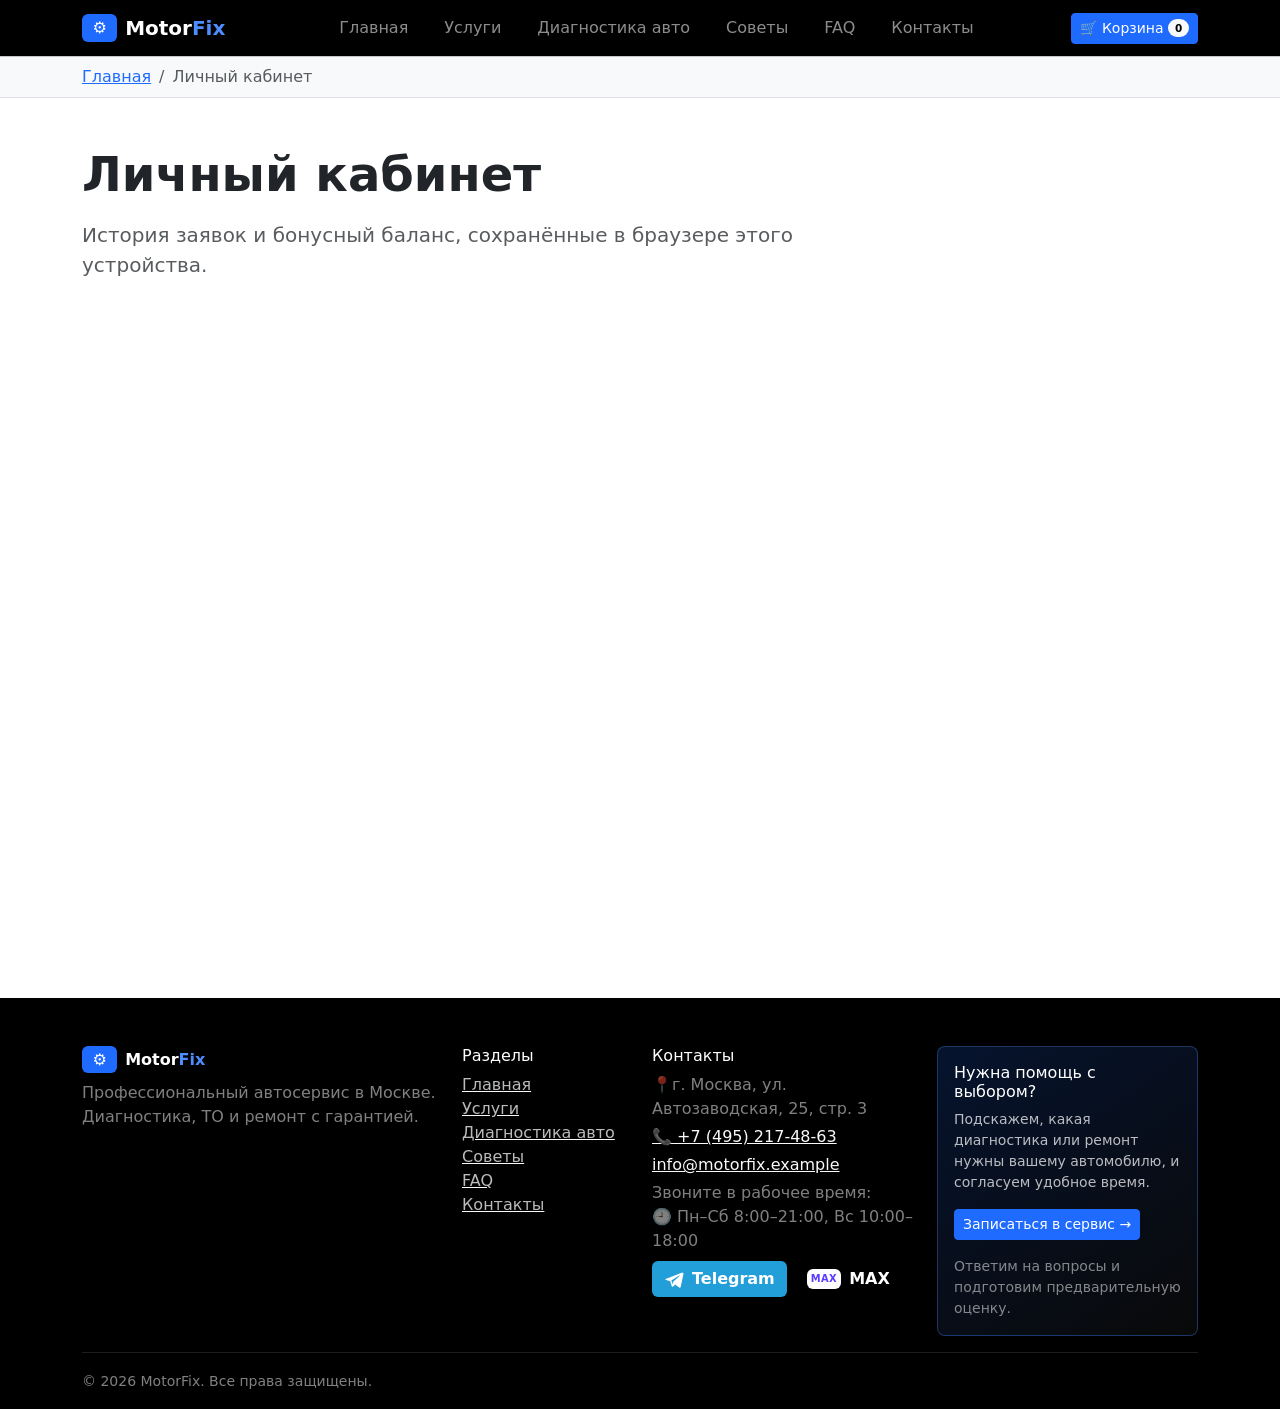
<file: MotorFix_updated/account.html>
<!DOCTYPE html>
<html lang="ru" data-bs-theme="light">
<head>
<meta charset="utf-8"><meta name="viewport" content="width=device-width, initial-scale=1, viewport-fit=cover">
<title>Личный кабинет — MotorFix</title><meta name="description" content="Личный кабинет MotorFix: профиль, история заявок и бонусный баланс.">
<script src="js/theme.js"></script><link href="https://cdn.jsdelivr.net/npm/bootstrap@5.3.2/dist/css/bootstrap.min.css" rel="stylesheet">
  <link rel="stylesheet" href="css/style.css">
</head>
<body data-page="account"><header class="sticky-top" id="site-header"></header>
<nav aria-label="breadcrumb" class="bg-body-tertiary border-bottom"><div class="container"><ol class="breadcrumb mb-0 py-2"><li class="breadcrumb-item"><a href="index.html">Главная</a></li><li class="breadcrumb-item active">Личный кабинет</li></ol></div></nav>
<main><section class="py-5 min-vh-100"><div class="container"><h1 class="display-5 fw-bold mb-3">Личный кабинет</h1><p class="lead text-body-secondary col-lg-9">История заявок и бонусный баланс, сохранённые в браузере этого устройства.</p><div id="account-root"></div></div></section></main>
<footer class="bg-black text-white-50 pt-5 pb-3" id="site-footer"></footer>
<script src="https://cdn.jsdelivr.net/npm/bootstrap@5.3.2/dist/js/bootstrap.bundle.min.js"></script><script src="js/data.js"></script><script src="js/main.js"></script></body></html>
</file>
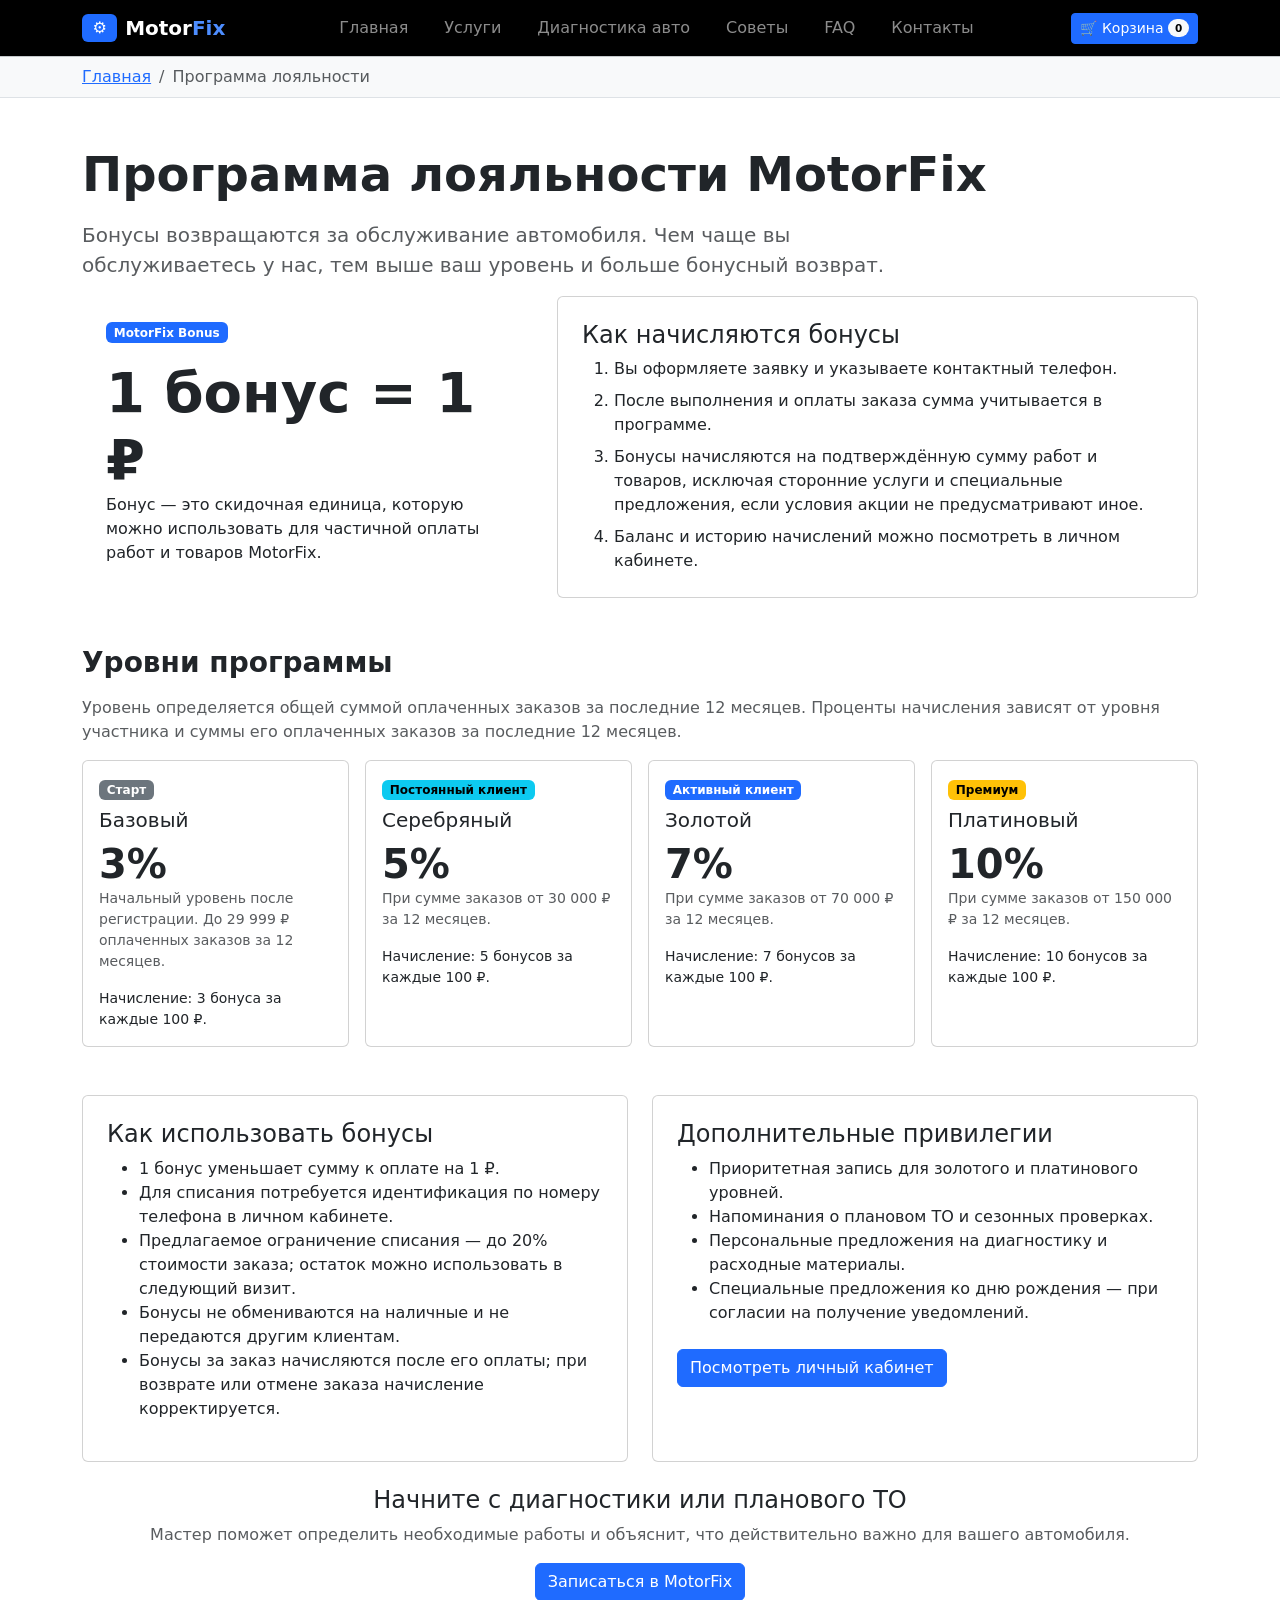
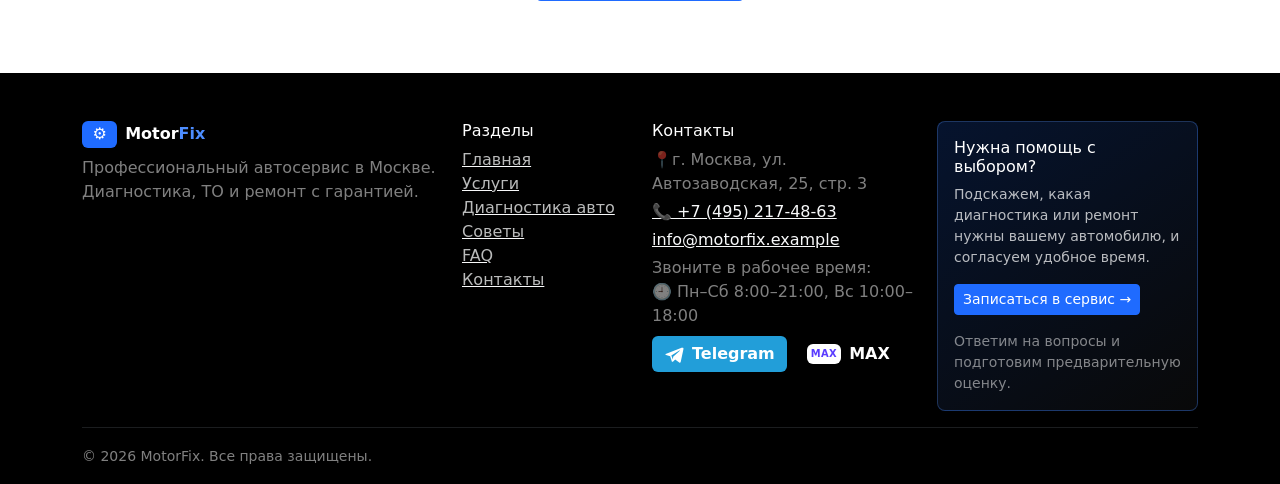
<file: MotorFix_updated/loyalty.html>
<!DOCTYPE html>
<html lang="ru" data-bs-theme="light">
<head>
<meta charset="utf-8"><meta name="viewport" content="width=device-width, initial-scale=1, viewport-fit=cover">
<title>Программа лояльности — MotorFix</title><meta name="description" content="Программа лояльности MotorFix: начисление бонусов за заявки и личный баланс.">
<script src="js/theme.js"></script><link href="https://cdn.jsdelivr.net/npm/bootstrap@5.3.2/dist/css/bootstrap.min.css" rel="stylesheet">
  <link rel="stylesheet" href="css/style.css">
</head>
<body data-page="loyalty"><header class="sticky-top" id="site-header"></header>
<nav aria-label="breadcrumb" class="bg-body-tertiary border-bottom"><div class="container"><ol class="breadcrumb mb-0 py-2"><li class="breadcrumb-item"><a href="index.html">Главная</a></li><li class="breadcrumb-item active">Программа лояльности</li></ol></div></nav>
<main>
<section class="py-5 min-vh-100">
<div class="container">
<h1 class="display-5 fw-bold mb-3">Программа лояльности MotorFix</h1>
<p class="lead text-body-secondary col-lg-9">Бонусы возвращаются за обслуживание автомобиля. Чем чаще вы обслуживаетесь у нас, тем выше ваш уровень и больше бонусный возврат.</p>
<div class="row g-4 mb-5">
<div class="col-lg-5"><div class="loyalty-highlight rounded-4 p-4 h-100"><span class="badge text-bg-primary mb-3">MotorFix Bonus</span><div class="display-4 fw-bold">1 бонус = 1 ₽</div><p class="mb-2">Бонус — это скидочная единица, которую можно использовать для частичной оплаты работ и товаров MotorFix.</p></div></div>
<div class="col-lg-7"><div class="card h-100"><div class="card-body p-4"><h2 class="h4">Как начисляются бонусы</h2><ol class="mb-0"><li class="mb-2">Вы оформляете заявку и указываете контактный телефон.</li><li class="mb-2">После выполнения и оплаты заказа сумма учитывается в программе.</li><li class="mb-2">Бонусы начисляются на подтверждённую сумму работ и товаров, исключая сторонние услуги и специальные предложения, если условия акции не предусматривают иное.</li><li>Баланс и историю начислений можно посмотреть в личном кабинете.</li></ol></div></div></div>
</div>
<h2 class="h3 fw-bold mb-3">Уровни программы</h2>
<p class="text-body-secondary">Уровень определяется общей суммой оплаченных заказов за последние 12 месяцев. Проценты начисления зависят от уровня участника и суммы его оплаченных заказов за последние 12 месяцев.</p>
<div class="row g-3 mb-5">
<div class="col-md-6 col-xl-3"><div class="card h-100 loyalty-tier"><div class="card-body"><span class="badge text-bg-secondary mb-2">Старт</span><h3 class="h5">Базовый</h3><div class="display-6 fw-bold">3%</div><p class="small text-body-secondary">Начальный уровень после регистрации. До 29 999 ₽ оплаченных заказов за 12 месяцев.</p><p class="mb-0 small">Начисление: 3 бонуса за каждые 100 ₽.</p></div></div></div>
<div class="col-md-6 col-xl-3"><div class="card h-100 loyalty-tier"><div class="card-body"><span class="badge text-bg-info mb-2">Постоянный клиент</span><h3 class="h5">Серебряный</h3><div class="display-6 fw-bold">5%</div><p class="small text-body-secondary">При сумме заказов от 30 000 ₽ за 12 месяцев.</p><p class="mb-0 small">Начисление: 5 бонусов за каждые 100 ₽.</p></div></div></div>
<div class="col-md-6 col-xl-3"><div class="card h-100 loyalty-tier"><div class="card-body"><span class="badge text-bg-primary mb-2">Активный клиент</span><h3 class="h5">Золотой</h3><div class="display-6 fw-bold">7%</div><p class="small text-body-secondary">При сумме заказов от 70 000 ₽ за 12 месяцев.</p><p class="mb-0 small">Начисление: 7 бонусов за каждые 100 ₽.</p></div></div></div>
<div class="col-md-6 col-xl-3"><div class="card h-100 loyalty-tier"><div class="card-body"><span class="badge text-bg-warning mb-2">Премиум</span><h3 class="h5">Платиновый</h3><div class="display-6 fw-bold">10%</div><p class="small text-body-secondary">При сумме заказов от 150 000 ₽ за 12 месяцев.</p><p class="mb-0 small">Начисление: 10 бонусов за каждые 100 ₽.</p></div></div></div>
</div>
<div class="row g-4">
<div class="col-lg-6"><div class="card h-100"><div class="card-body p-4"><h2 class="h4">Как использовать бонусы</h2><ul><li>1 бонус уменьшает сумму к оплате на 1 ₽.</li><li>Для списания потребуется идентификация по номеру телефона в личном кабинете.</li><li>Предлагаемое ограничение списания — до 20% стоимости заказа; остаток можно использовать в следующий визит.</li><li>Бонусы не обмениваются на наличные и не передаются другим клиентам.</li><li>Бонусы за заказ начисляются после его оплаты; при возврате или отмене заказа начисление корректируется.</li></ul></div></div></div>
<div class="col-lg-6"><div class="card h-100"><div class="card-body p-4"><h2 class="h4">Дополнительные привилегии</h2><ul><li>Приоритетная запись для золотого и платинового уровней.</li><li>Напоминания о плановом ТО и сезонных проверках.</li><li>Персональные предложения на диагностику и расходные материалы.</li><li>Специальные предложения ко дню рождения — при согласии на получение уведомлений.</li></ul><a class="btn btn-primary mt-2" href="account.html">Посмотреть личный кабинет</a></div></div></div>
</div>

<div class="text-center py-4"><h2 class="h4">Начните с диагностики или планового ТО</h2><p class="text-body-secondary">Мастер поможет определить необходимые работы и объяснит, что действительно важно для вашего автомобиля.</p><a class="btn btn-primary" href="contacts.html">Записаться в MotorFix</a></div>
</div>
</section>
</main>
<footer class="bg-black text-white-50 pt-5 pb-3" id="site-footer"></footer>
<script src="https://cdn.jsdelivr.net/npm/bootstrap@5.3.2/dist/js/bootstrap.bundle.min.js"></script><script src="js/data.js"></script><script src="js/main.js"></script></body></html>
</file>
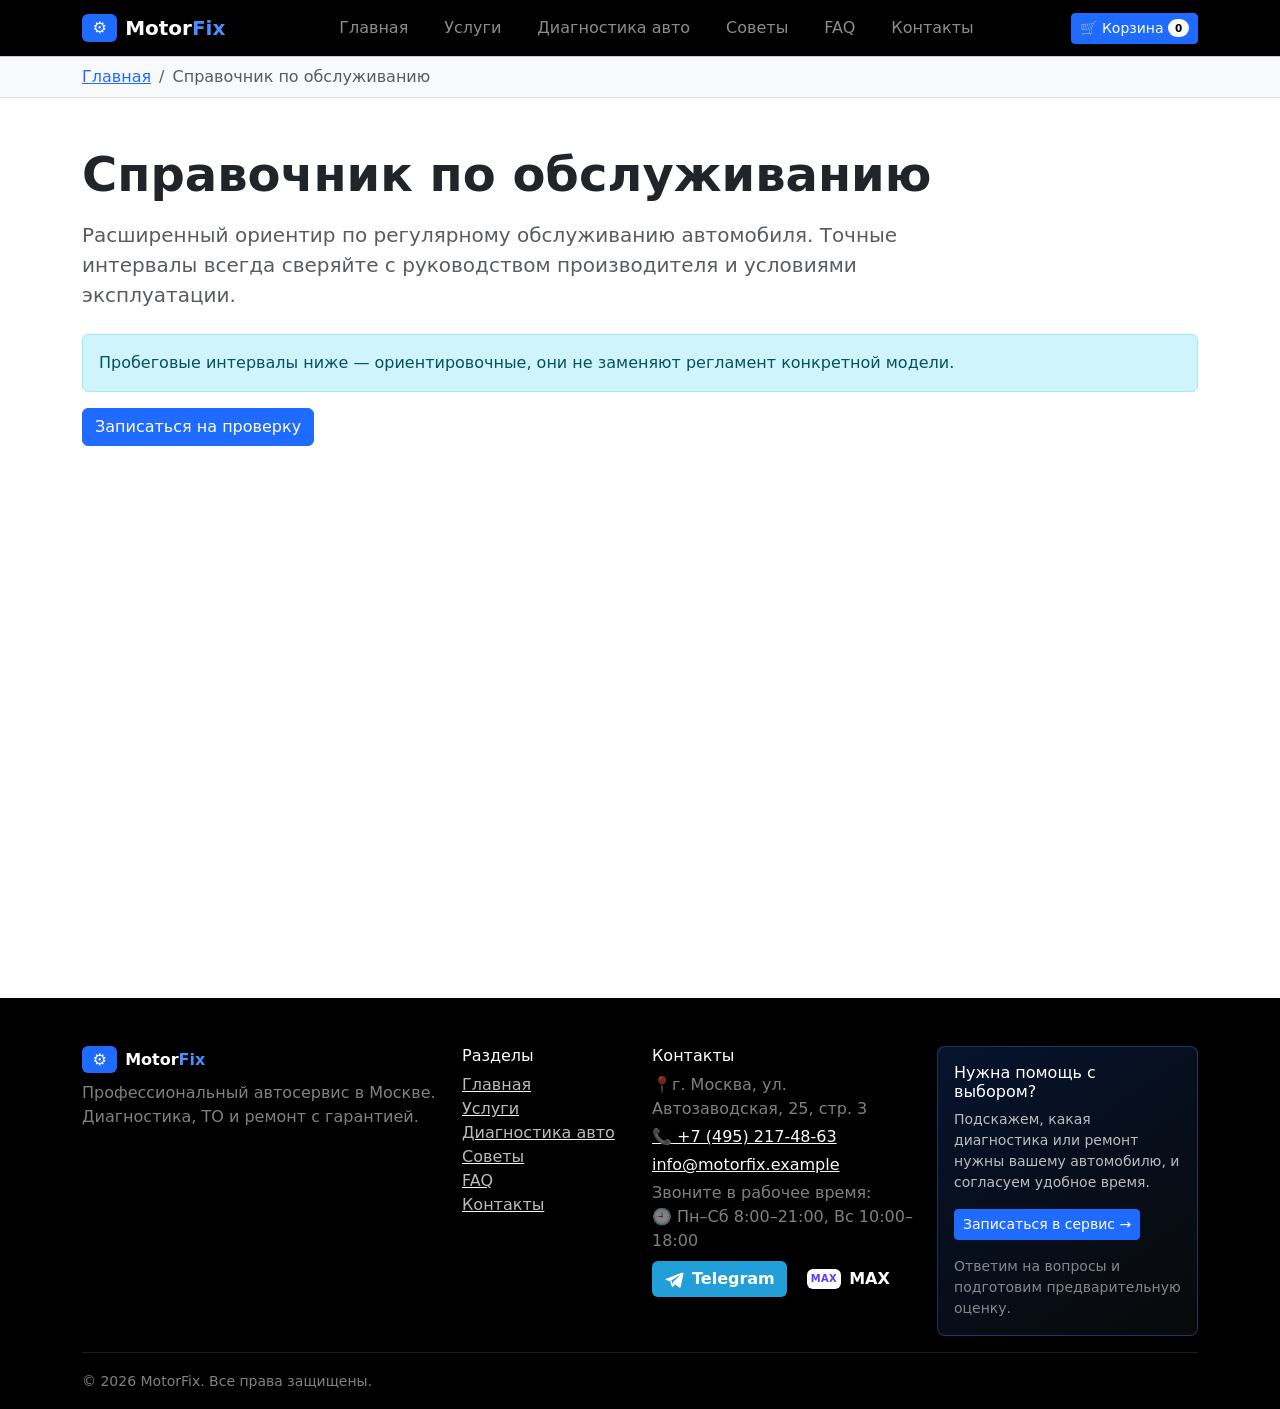
<file: MotorFix_updated/maintenance-guide.html>
<!DOCTYPE html>
<html lang="ru" data-bs-theme="light">
<head>
<meta charset="utf-8"><meta name="viewport" content="width=device-width, initial-scale=1, viewport-fit=cover">
<title>Справочник по обслуживанию — MotorFix</title><meta name="description" content="Справочник MotorFix по интервалам и регламенту обслуживания автомобиля.">
<script src="js/theme.js"></script><link href="https://cdn.jsdelivr.net/npm/bootstrap@5.3.2/dist/css/bootstrap.min.css" rel="stylesheet">
  <link rel="stylesheet" href="css/style.css">
</head>
<body data-page="guide"><header class="sticky-top" id="site-header"></header>
<nav aria-label="breadcrumb" class="bg-body-tertiary border-bottom"><div class="container"><ol class="breadcrumb mb-0 py-2"><li class="breadcrumb-item"><a href="index.html">Главная</a></li><li class="breadcrumb-item active">Справочник по обслуживанию</li></ol></div></nav>
<main><section class="py-5 min-vh-100"><div class="container"><h1 class="display-5 fw-bold mb-3">Справочник по обслуживанию</h1><p class="lead text-body-secondary col-lg-9">Расширенный ориентир по регулярному обслуживанию автомобиля. Точные интервалы всегда сверяйте с руководством производителя и условиями эксплуатации.</p><div class="accordion" id="guide-list"></div><div class="alert alert-info mt-4">Пробеговые интервалы ниже — ориентировочные, они не заменяют регламент конкретной модели.</div><a class="btn btn-primary" href="contacts.html">Записаться на проверку</a></div></section></main>
<footer class="bg-black text-white-50 pt-5 pb-3" id="site-footer"></footer>
<script src="https://cdn.jsdelivr.net/npm/bootstrap@5.3.2/dist/js/bootstrap.bundle.min.js"></script><script src="js/data.js"></script><script src="js/main.js"></script></body></html>
</file>
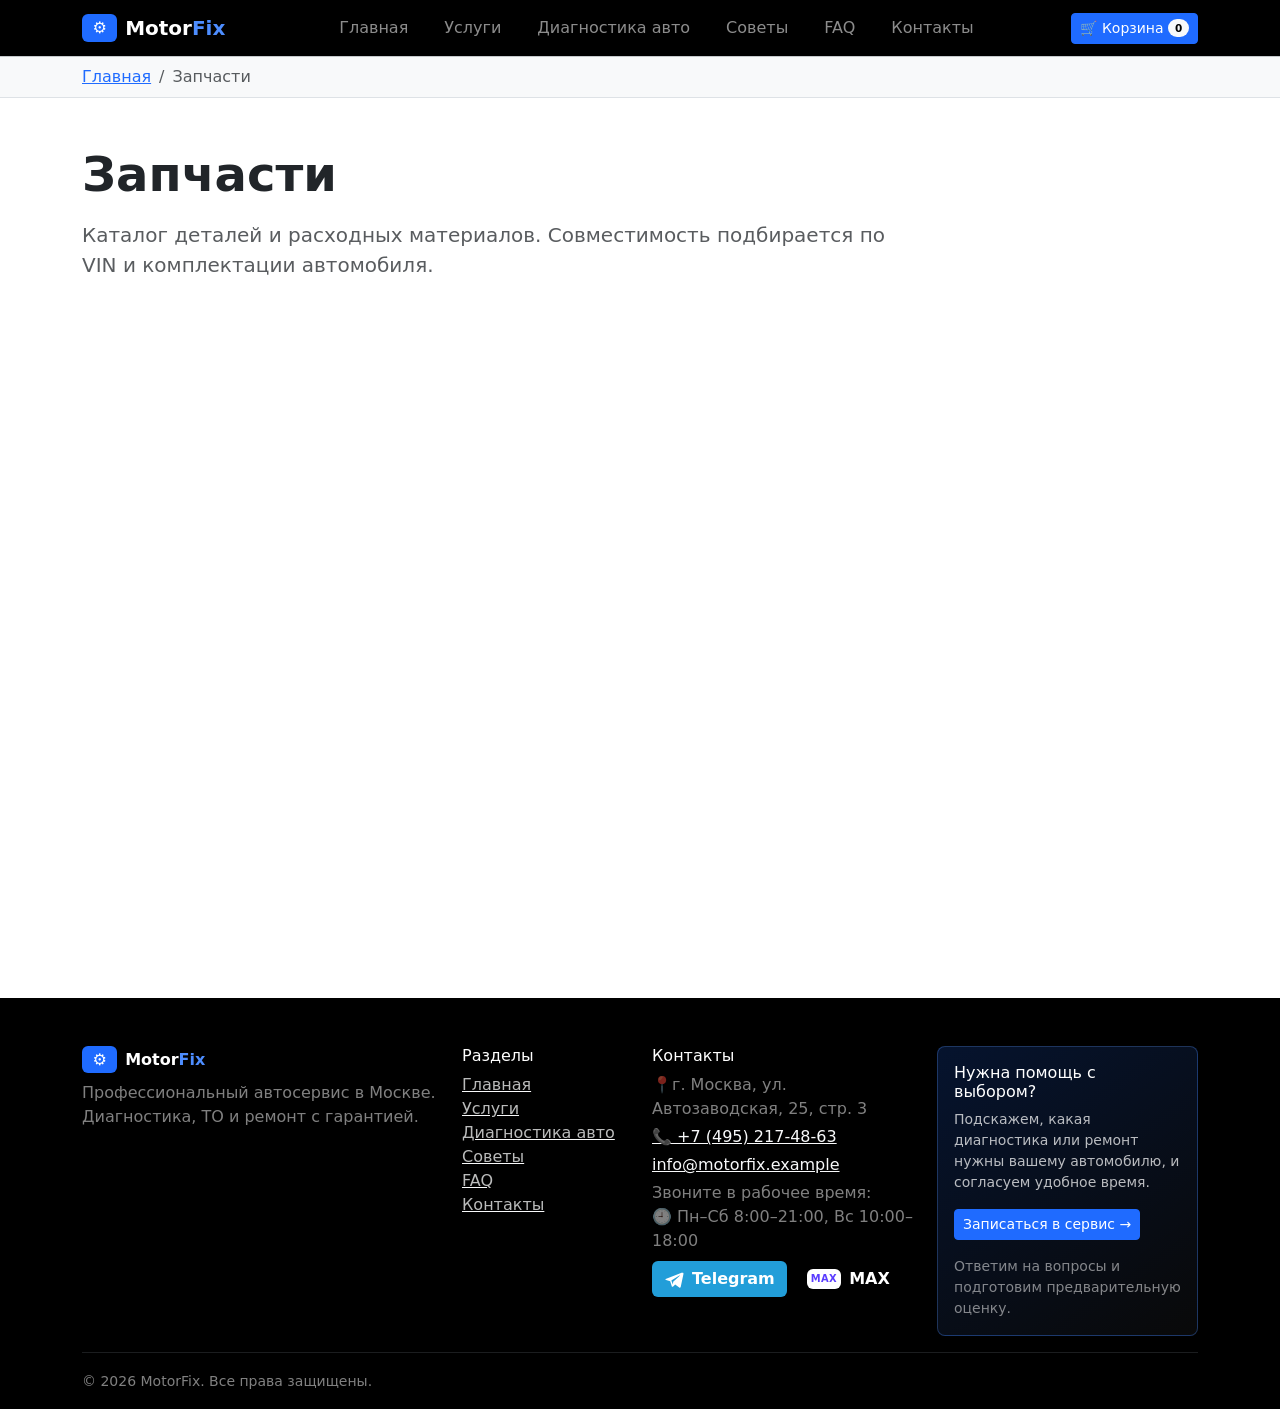
<file: MotorFix_updated/parts.html>
<!DOCTYPE html>
<html lang="ru" data-bs-theme="light">
<head>
<meta charset="utf-8"><meta name="viewport" content="width=device-width, initial-scale=1, viewport-fit=cover">
<title>Запчасти — MotorFix</title><meta name="description" content="Каталог автозапчастей MotorFix с отметками наличия и под заказ.">
<script src="js/theme.js"></script><link href="https://cdn.jsdelivr.net/npm/bootstrap@5.3.2/dist/css/bootstrap.min.css" rel="stylesheet">
  <link rel="stylesheet" href="css/style.css">
</head>
<body data-page="parts"><header class="sticky-top" id="site-header"></header>
<nav aria-label="breadcrumb" class="bg-body-tertiary border-bottom"><div class="container"><ol class="breadcrumb mb-0 py-2"><li class="breadcrumb-item"><a href="index.html">Главная</a></li><li class="breadcrumb-item active">Запчасти</li></ol></div></nav>
<main><section class="py-5 min-vh-100"><div class="container"><h1 class="display-5 fw-bold mb-3">Запчасти</h1><p class="lead text-body-secondary col-lg-9">Каталог деталей и расходных материалов. Совместимость подбирается по VIN и комплектации автомобиля.</p><div class="row g-4" id="parts-list"></div></div></section></main>
<footer class="bg-black text-white-50 pt-5 pb-3" id="site-footer"></footer>
<script src="https://cdn.jsdelivr.net/npm/bootstrap@5.3.2/dist/js/bootstrap.bundle.min.js"></script><script src="js/data.js"></script><script src="js/main.js"></script></body></html>
</file>
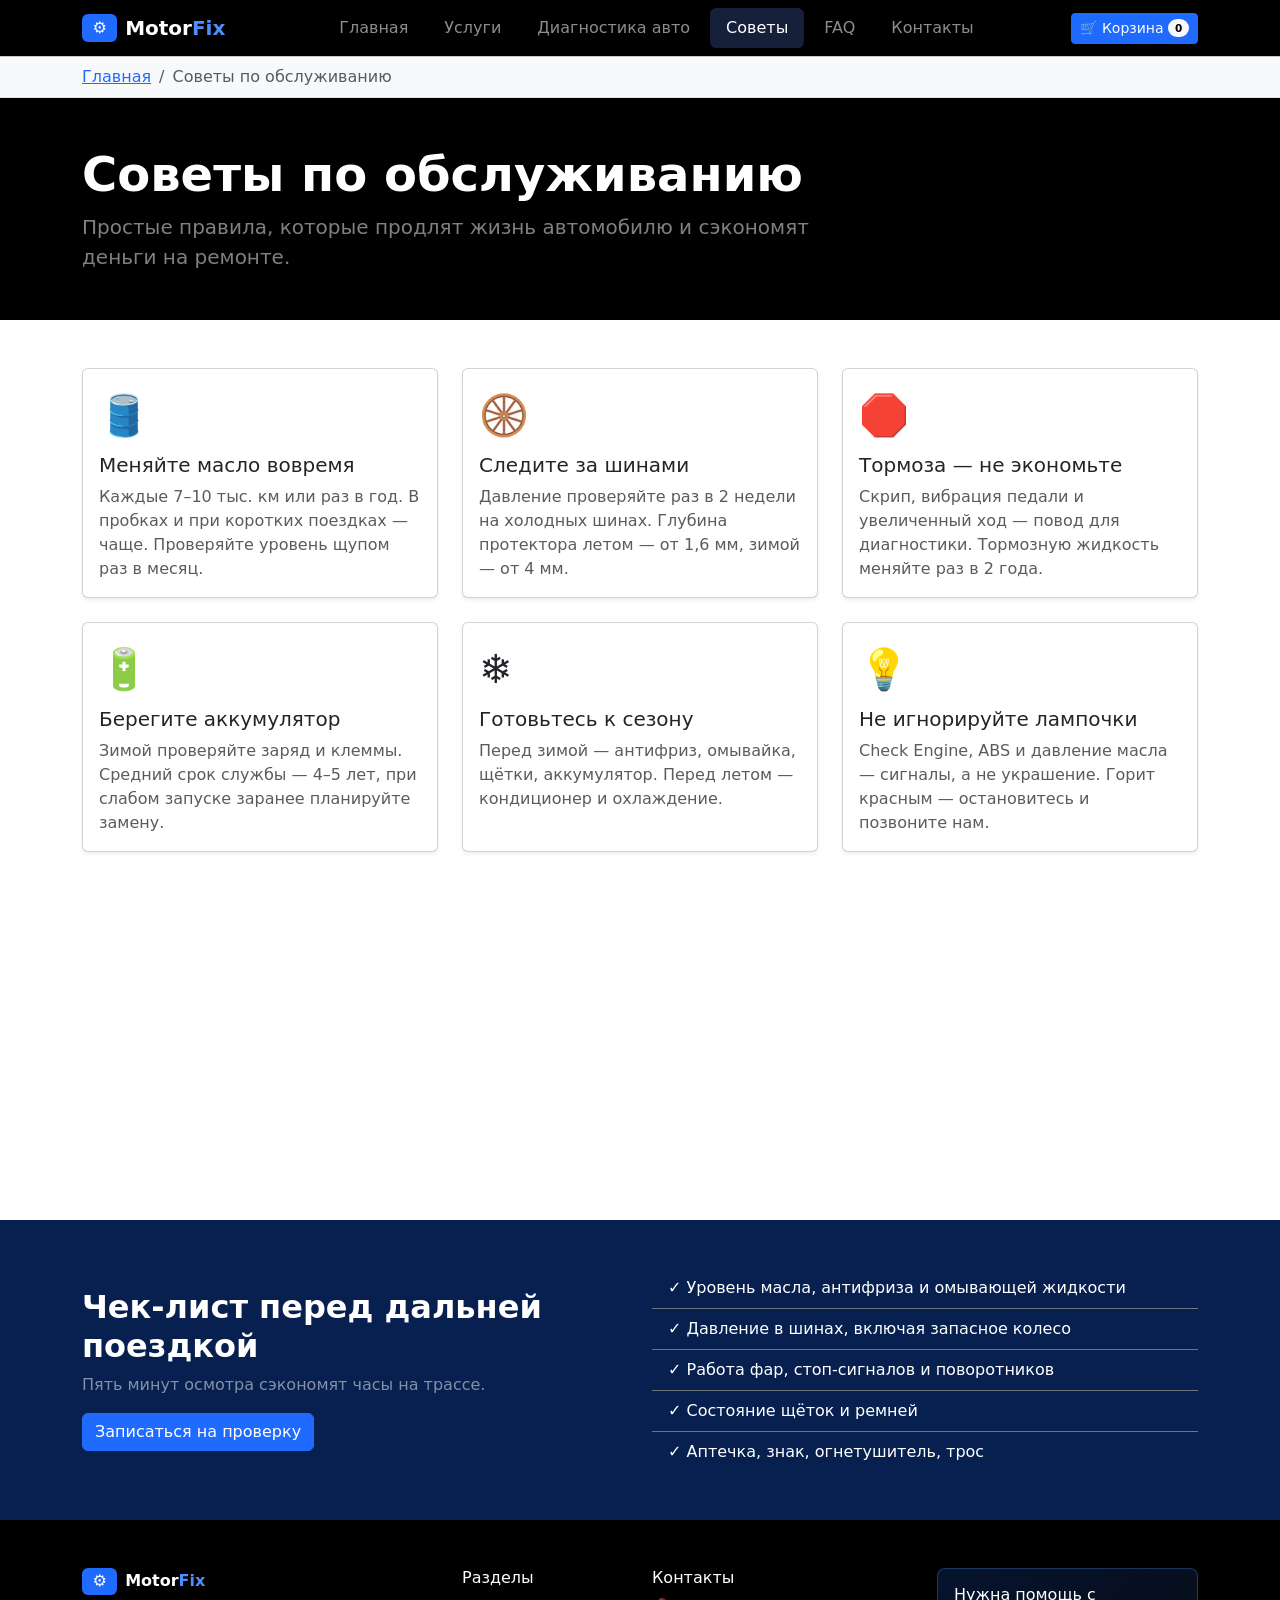
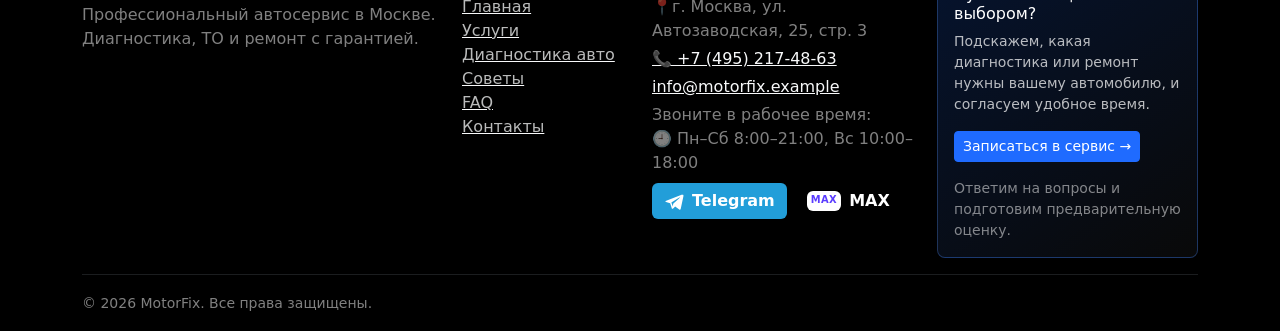
<file: MotorFix_updated/tips.html>
<!DOCTYPE html>
<html lang="ru" data-bs-theme="light">
<head>
  <meta charset="utf-8">
  <meta name="viewport" content="width=device-width, initial-scale=1, viewport-fit=cover">
  <title>Советы по обслуживанию автомобиля — MotorFix</title>
  <meta name="description" content="Советы мастеров MotorFix: масло, шины, тормоза, аккумулятор, подготовка к сезону.">
  <script src="js/theme.js"></script>
<!--  <link rel="stylesheet" href="css/bootstrap.min.css">-->
  <link href="https://cdn.jsdelivr.net/npm/bootstrap@5.3.2/dist/css/bootstrap.min.css" rel="stylesheet" integrity="sha384-T3c6CoIi6uLrA9TneNEoa7RxnatzjcDSCmG1MXxSR1GAsXEV/Dwwykc2MPK8M2HN" crossorigin="anonymous">
  <link rel="stylesheet" href="css/style.css">
</head>
<body data-page="tips">

  <!-- Шапка подставляется скриптом js/main.js -->
  <header class="sticky-top" id="site-header"></header>

  <!-- Хлебные крошки -->
  <nav aria-label="breadcrumb" class="bg-body-tertiary border-bottom">
    <div class="container">
      <ol class="breadcrumb mb-0 py-2">
        <li class="breadcrumb-item"><a href="index.html">Главная</a></li>
        <li class="breadcrumb-item active" aria-current="page">Советы по обслуживанию</li>
      </ol>
    </div>
  </nav>

  <main>
    <div class="bg-black text-white py-5">
      <div class="container">
        <h1 class="display-5 fw-bold">Советы по обслуживанию</h1>
        <p class="lead text-white-50 col-lg-8 mb-0">Простые правила, которые продлят жизнь автомобилю и сэкономят деньги на ремонте.</p>
      </div>
    </div>

    <section class="py-5 min-vh-100">
      <div class="container">
        <div class="row row-cols-1 row-cols-md-2 row-cols-lg-3 g-4" id="tips"></div>
      </div>
    </section>

    <section class="py-5 bg-navy">
      <div class="container">
        <div class="row g-4 align-items-center">
          <div class="col-lg-6">
            <h2 class="fw-bold">Чек‑лист перед дальней поездкой</h2>
            <p class="text-white-50">Пять минут осмотра сэкономят часы на трассе.</p>
            <a class="btn btn-primary" href="contacts.html">Записаться на проверку</a>
          </div>
          <div class="col-lg-6">
            <ul class="list-group list-group-flush" id="check-trip"></ul>
          </div>
        </div>
      </div>
    </section>

  </main>

  <!-- Футер подставляется скриптом js/main.js -->
  <footer class="bg-black text-white-50 pt-5 pb-3" id="site-footer"></footer>

  <script src="https://cdn.jsdelivr.net/npm/bootstrap@5.3.2/dist/js/bootstrap.bundle.min.js" crossorigin="anonymous"></script>
  <script src="js/data.js"></script>
  <script src="js/main.js"></script>
</body>
</html>
</file>
<file: MotorFix_updated/css/style.css>
/* ==========================================================
   MotorFix — собственные стили поверх Bootstrap 5.3
   Палитра: синий, чёрный, белый
   ========================================================== */

:root {
  --mf-blue: #1f6bff;
  --mf-blue-dark: #0a4bd6;
  --mf-blue-light: #4d8dff;
  --mf-navy: #07204f;

  /* переопределяем основной цвет Bootstrap */
  --bs-primary: var(--mf-blue);
  --bs-primary-rgb: 31, 107, 255;
  --bs-link-color: var(--mf-blue);
  --bs-link-color-rgb: 31, 107, 255;
  --bs-link-hover-color: var(--mf-blue-dark);

  /* отступы под «вырез» и системные панели телефона */
  box-sizing: border-box;
  padding-top: env(safe-area-inset-top, 0px);
  padding-bottom: env(safe-area-inset-bottom, 0px);
}

html {
  scroll-padding-top: env(safe-area-inset-top, 0px);
}

body::before {
  content: "";
  position: fixed;
  inset: 0 0 auto;
  height: env(safe-area-inset-top, 0px);
  background: #000;
  z-index: 1040;
}

header.sticky-top {
  top: env(safe-area-inset-top, 0px);
}

/* ---------- Кнопки ---------- */
.btn-primary {
  --bs-btn-color: #fff;
  --bs-btn-bg: var(--mf-blue);
  --bs-btn-border-color: var(--mf-blue);
  --bs-btn-hover-color: #fff;
  --bs-btn-hover-bg: var(--mf-blue-dark);
  --bs-btn-hover-border-color: var(--mf-blue-dark);
  --bs-btn-active-bg: var(--mf-blue-dark);
  --bs-btn-active-border-color: var(--mf-blue-dark);
}

.btn-outline-primary {
  --bs-btn-color: var(--mf-blue);
  --bs-btn-border-color: var(--mf-blue);
  --bs-btn-hover-color: #fff;
  --bs-btn-hover-bg: var(--mf-blue);
  --bs-btn-hover-border-color: var(--mf-blue);
}

.nav-pills {
  --bs-nav-pills-link-active-bg: var(--mf-blue);
}

.form-check-input:checked {
  background-color: var(--mf-blue);
  border-color: var(--mf-blue);
}

.accordion {
  --bs-accordion-active-bg: rgba(31, 107, 255, 0.12);
  --bs-accordion-active-color: var(--mf-blue);
  --bs-accordion-btn-focus-box-shadow: 0 0 0 0.25rem rgba(31, 107, 255, 0.25);
}

/* ---------- Цветовые блоки ---------- */
.bg-navy {
  background: var(--mf-navy);
  color: #fff;
}

.hero {
  background:
    radial-gradient(900px 500px at 80% 20%, rgba(31, 107, 255, 0.5), transparent 60%),
    #000;
}

.text-brand {
  color: var(--mf-blue-light);
}

.navbar .nav-link.active {
  color: #fff;
  background: #17203a;
  border-radius: 0.4rem;
}

/* ---------- Карточки и изображения ---------- */
.card-hover {
  transition: transform 0.2s, border-color 0.2s;
}

.card-hover:hover {
  transform: translateY(-4px);
  border-color: var(--mf-blue);
}

/* ---------- Кнопки соцсетей ---------- */
.btn-social {
  display: inline-flex;
  align-items: center;
  gap: 0.5rem;
  font-weight: 600;
  color: #fff;
  border: 0;
}

.btn-social:hover {
  color: #fff;
  filter: brightness(1.12);
}

.btn-tg {
  background: #229ed9;
}

.btn-max {
  background: linear-gradient(135deg, #3b82ff, #8a3cff);
}

.max-badge {
  display: inline-grid;
  place-items: center;
  min-width: 26px;
  height: 20px;
  padding: 0 4px;
  border-radius: 6px;
  background: #fff;
  color: #5a3cff;
  font-size: 0.62rem;
  font-weight: 800;
  letter-spacing: 0.04em;
}

/* ---------- Кнопка «Наверх» (круг с прогрессом и шестерёнкой) ---------- */
.to-top {
  position: fixed;
  right: 1rem;
  bottom: calc(1rem + env(safe-area-inset-bottom, 0px));
  z-index: 1030;
  width: 60px;
  height: 60px;
  padding: 0;
  border: 0;
  border-radius: 50%;
  cursor: pointer;
  background: conic-gradient(var(--mf-blue-light) calc(var(--p, 0) * 1%), rgba(255, 255, 255, 0.2) 0);
  box-shadow: 0 6px 20px rgba(0, 0, 0, 0.4);
  opacity: 0;
  transform: translateY(24px) scale(0.8);
  pointer-events: none;
  transition: opacity 0.3s, transform 0.3s;
}

.to-top.show {
  opacity: 1;
  transform: none;
  pointer-events: auto;
}

.to-top::before {
  content: "";
  position: absolute;
  inset: 4px;
  border-radius: 50%;
  background: #000;
}

.to-top__inner {
  position: relative;
  display: flex;
  flex-direction: column;
  align-items: center;
  gap: 2px;
  color: #fff;
  font: 700 9px/1 system-ui, sans-serif;
  letter-spacing: 0.08em;
}

.to-top__gear {
  font-size: 22px;
  line-height: 1;
  font-style: normal;
  transition: transform 0.6s;
}

.to-top:hover .to-top__gear {
  transform: rotate(180deg);
}

.to-top:focus-visible {
  outline: 3px solid var(--mf-blue-light);
  outline-offset: 3px;
}

/* ---------- Выравнивание темы Bootstrap (убираем лишние цвета и градиенты) ---------- */
h1, h2, h3, h4, h5, h6,
.h1, .h2, .h3, .h4, .h5, .h6 {
  color: inherit;
}

.btn,
.badge,
.navbar-toggler,
.progress-bar {
  background-image: none !important;
}

.card {
  --bs-card-title-color: inherit;
}


/* Только добавленные фотографии — исходные стили сайта сохранены */
.hero {
  background-image: linear-gradient(90deg, rgba(0,0,0,.88), rgba(0,0,0,.48)), url('https://images.pexels.com/photos/4116231/pexels-photo-4116231.jpeg');
  background-position: center;
  background-size: cover;
}
body[data-page="services"] main > .bg-black {
  background-image: linear-gradient(90deg, rgba(0,0,0,.90), rgba(0,0,0,.58)), url('https://images.pexels.com/photos/4116231/pexels-photo-4116231.jpeg');
  background-position: center 48%;
  background-size: cover;
}
.service-card__image { display:block; width:100%; height:190px; object-fit:cover; }
.about-image { display:block; width:100%; max-height:360px; object-fit:cover; border-radius:1rem; }
@media (max-width:767.98px) { .service-card__image { height:210px; } }


/* Небольшие визуальные акценты для этапов работы и блока «О сервисе» */
.step-icon {
  display: inline-grid;
  place-items: center;
  width: 3.25rem;
  height: 3.25rem;
  border-radius: 1rem;
  background: rgba(31, 107, 255, 0.12);
  font-size: 1.8rem;
}
.about-image {
  max-height: 420px;
  min-height: 300px;
}


/* Дополнительный блок справа в подвале и анимация показателей */
.footer-booking {
  background: linear-gradient(145deg, rgba(31,107,255,.18), rgba(255,255,255,.035));
  border: 1px solid rgba(77,141,255,.32);
}
.footer-booking p { color: rgba(255,255,255,.72); }
.stat-number { font-variant-numeric: tabular-nums; }
@media (max-width: 767.98px) {
  .footer-booking { margin-top: .25rem; }
}
</file>
